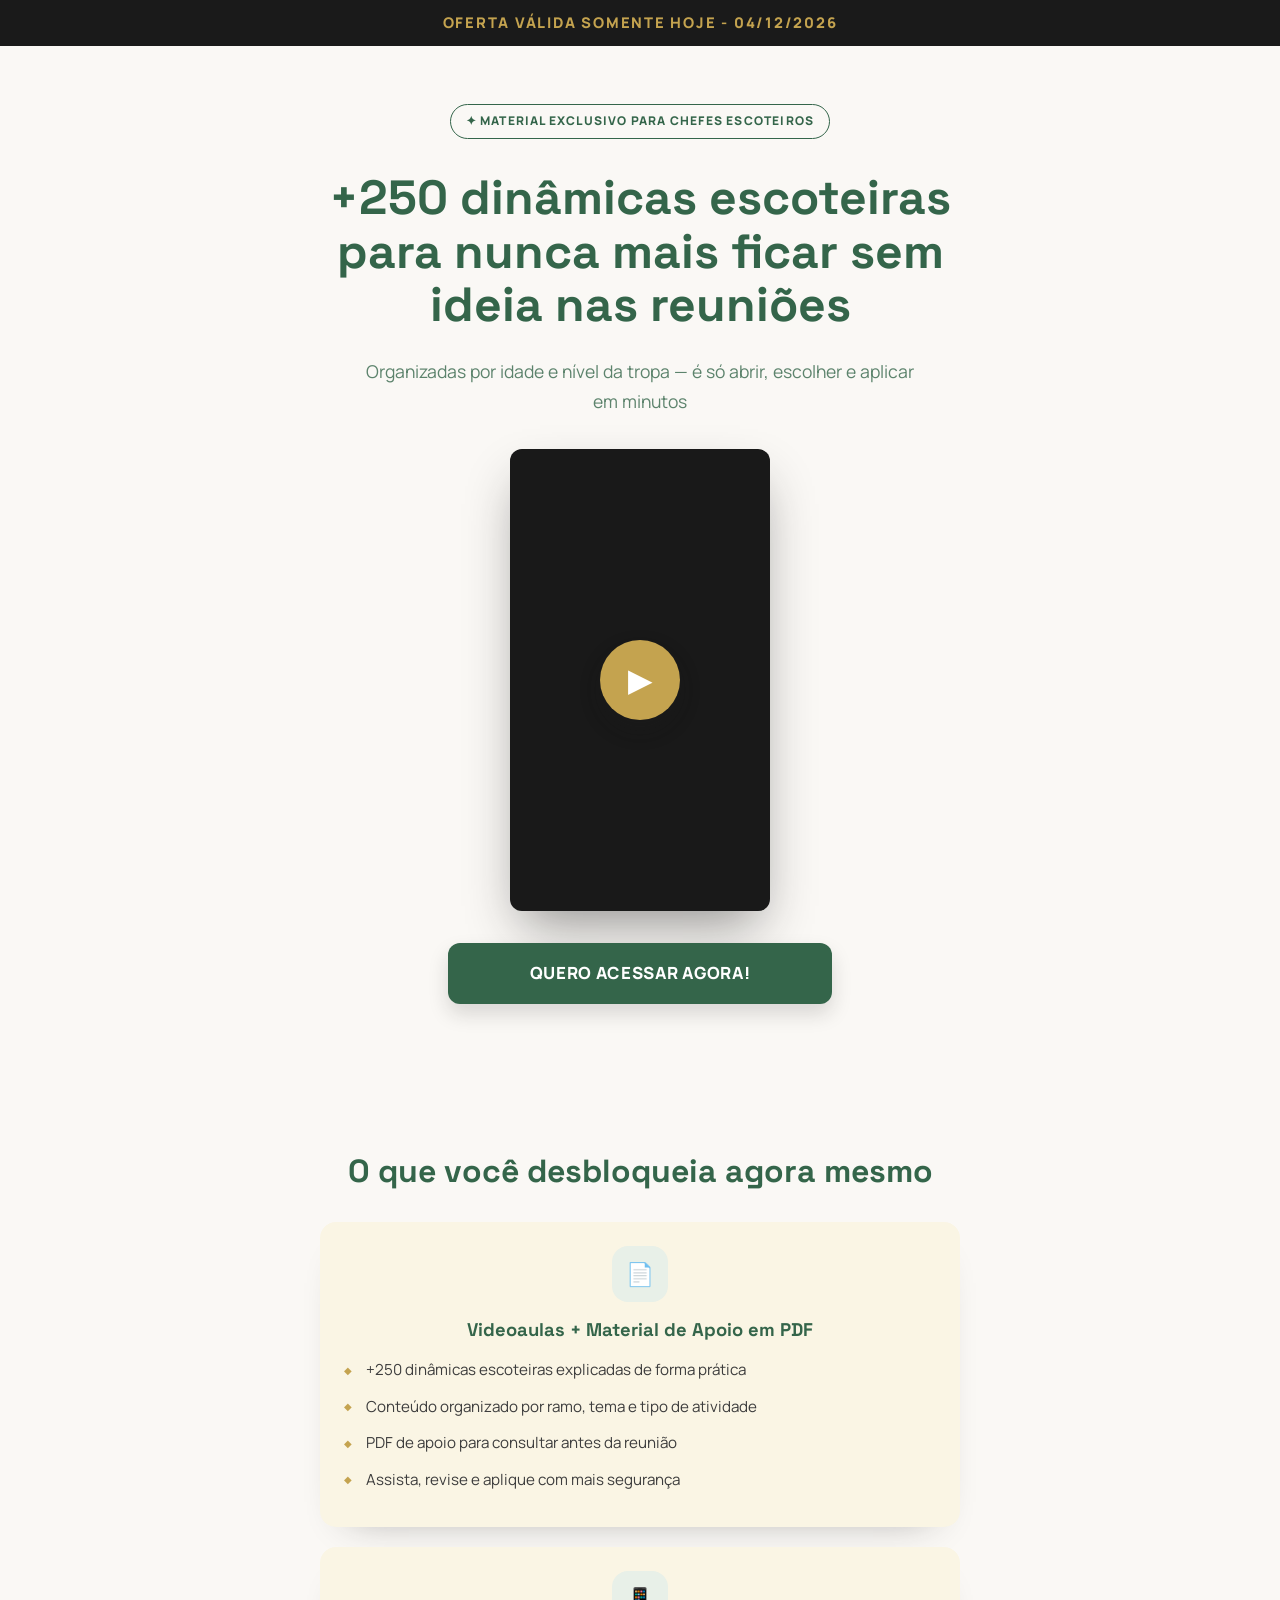
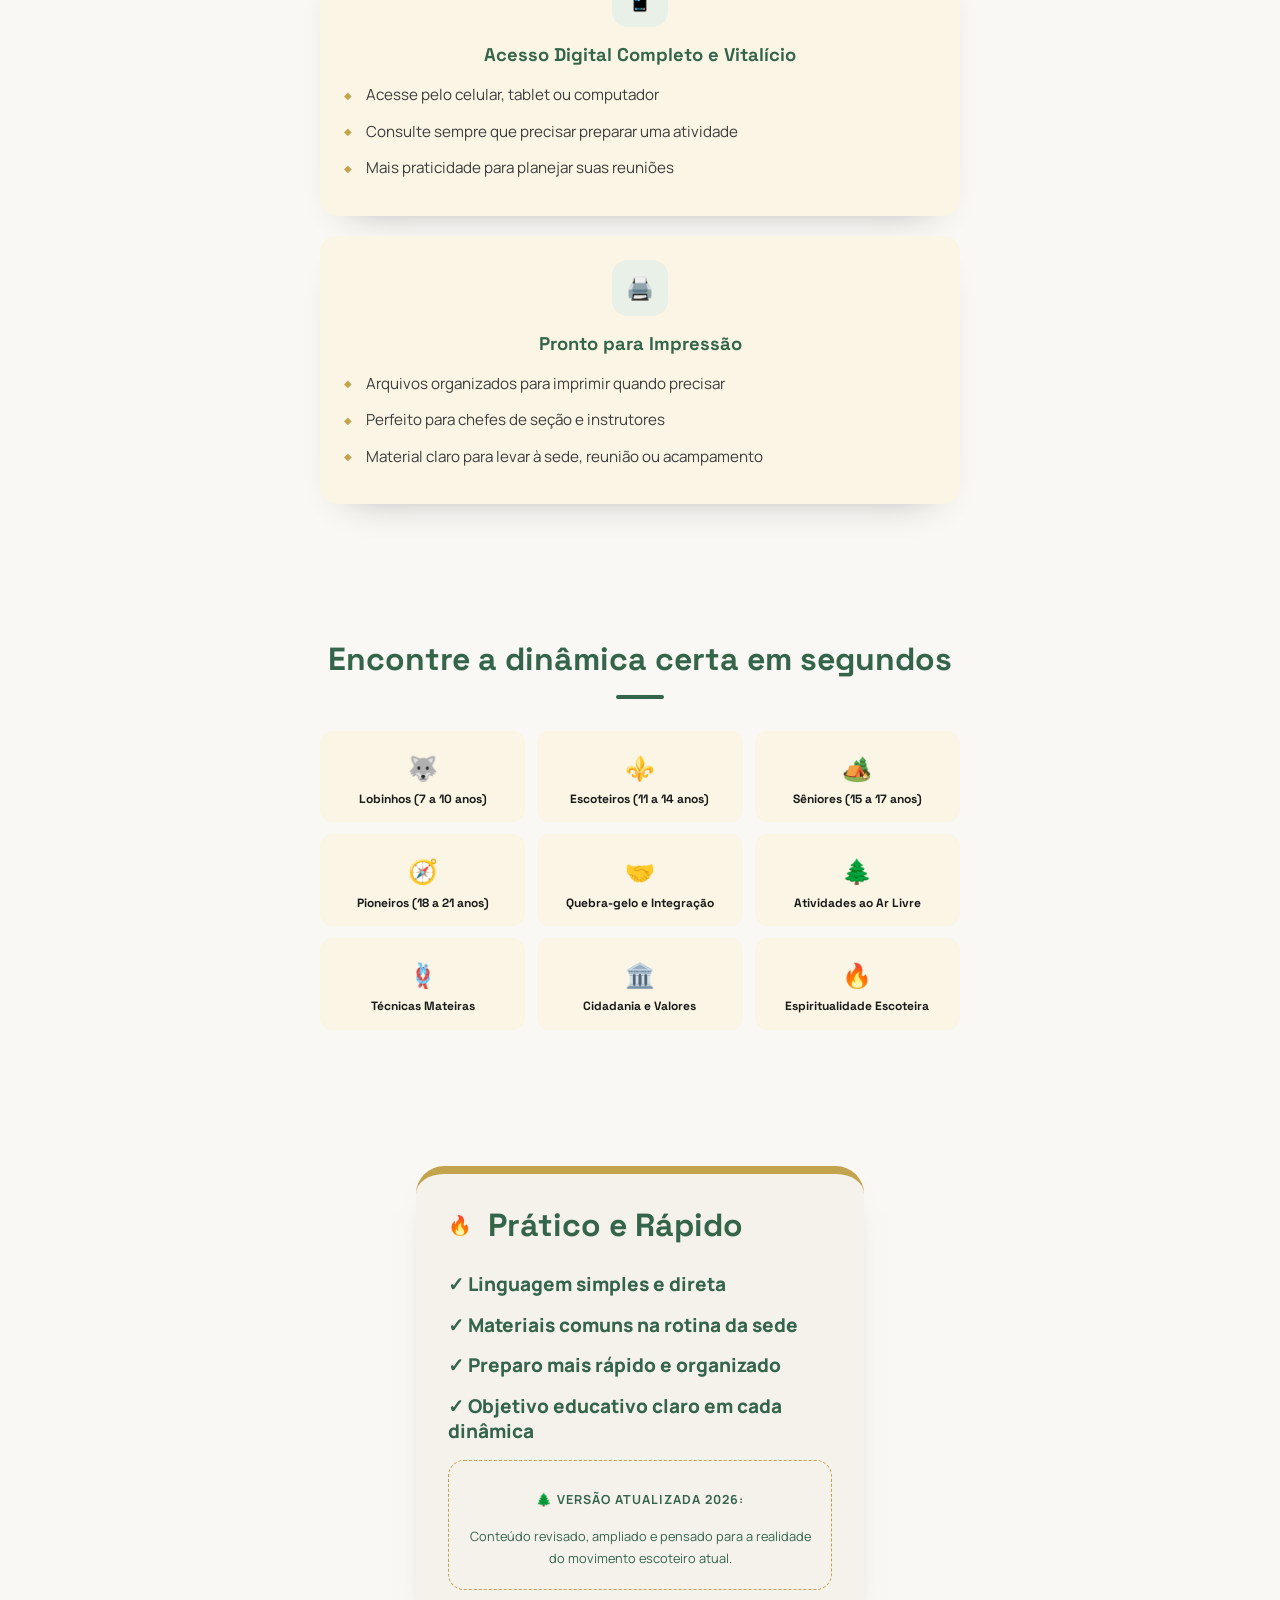
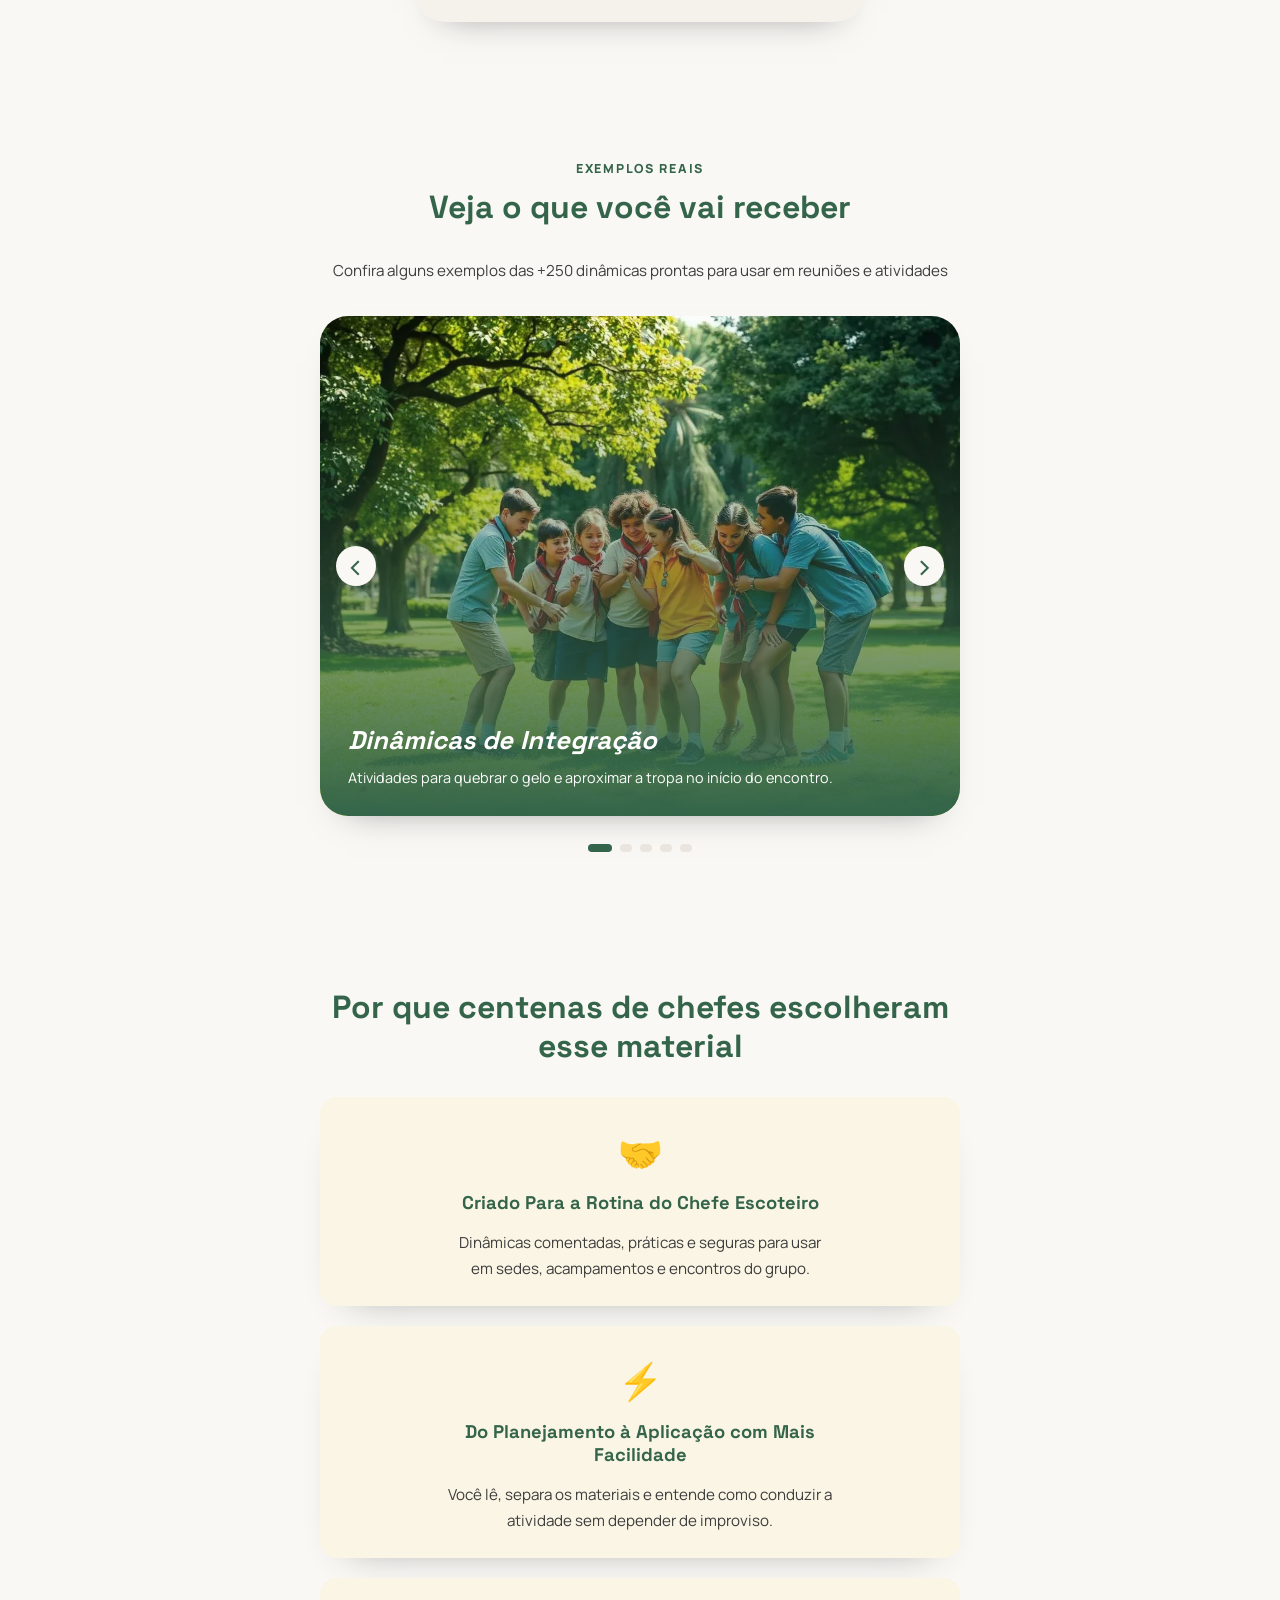
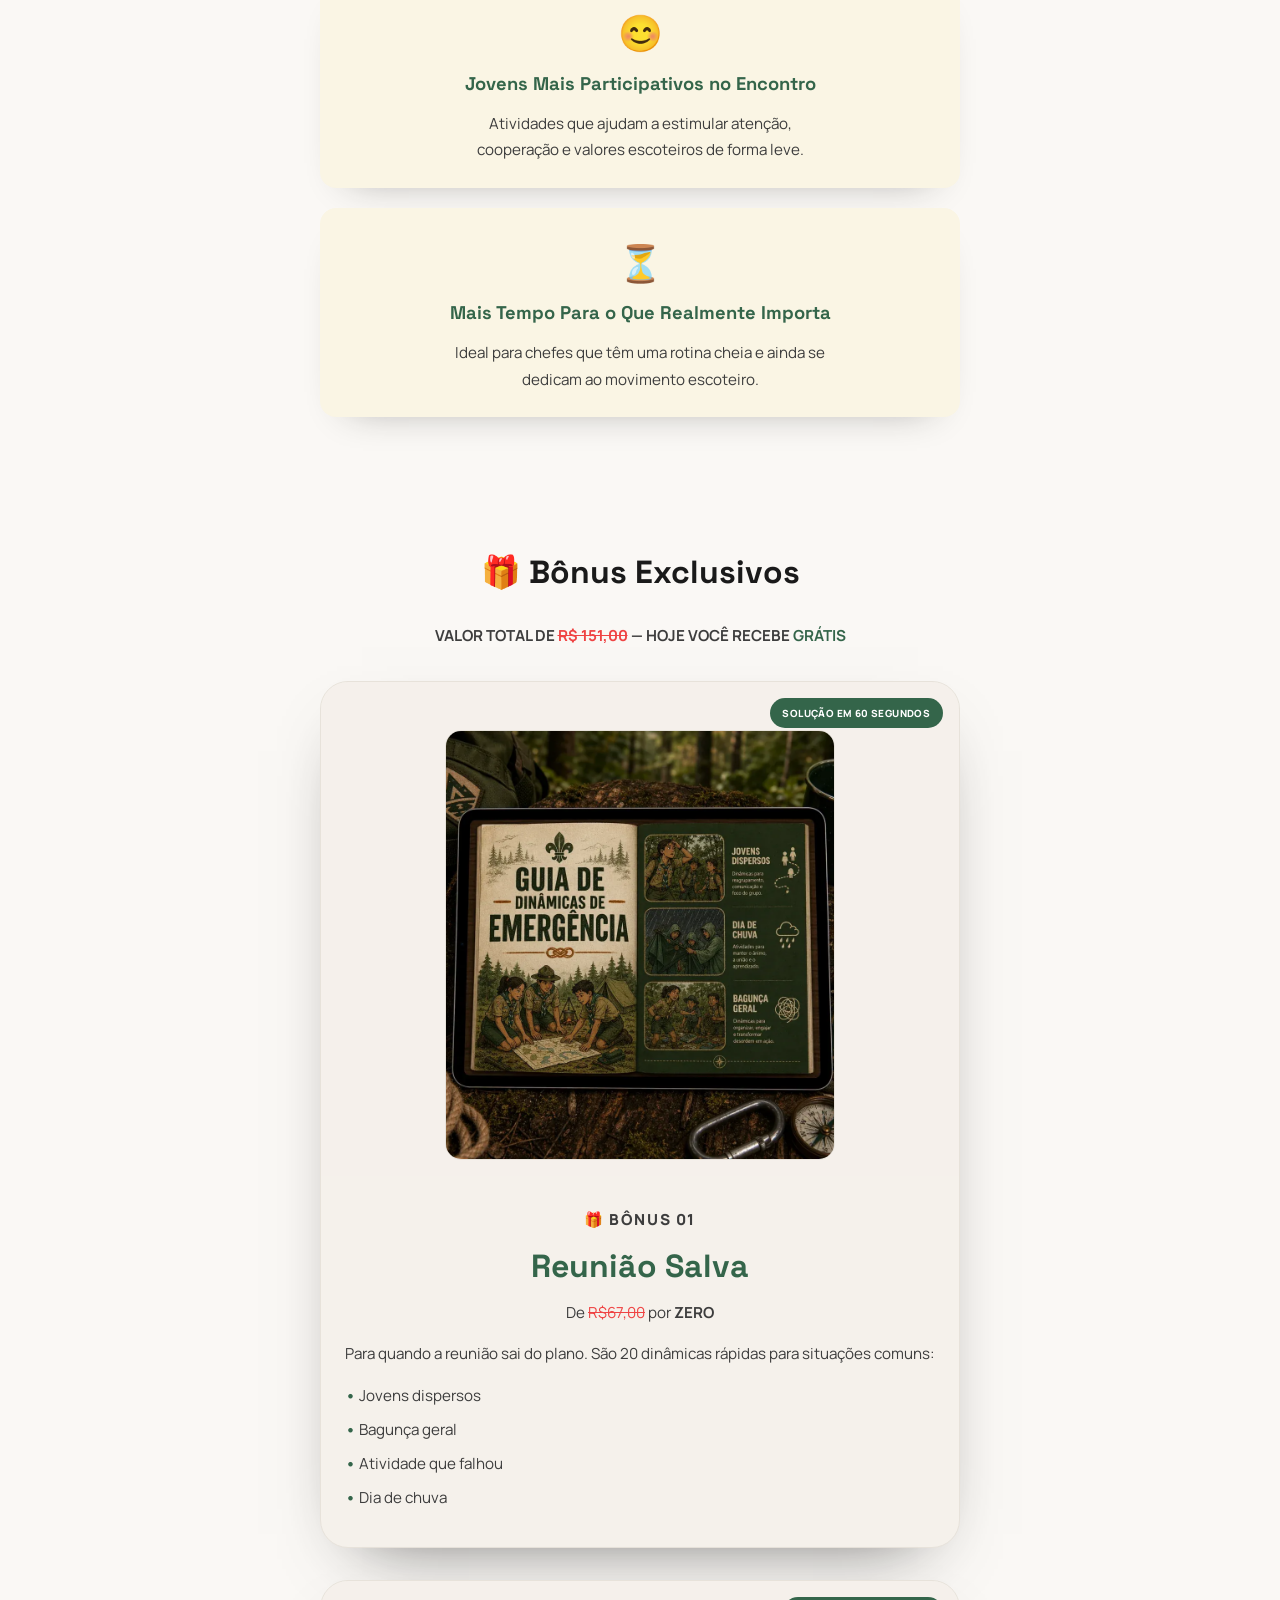
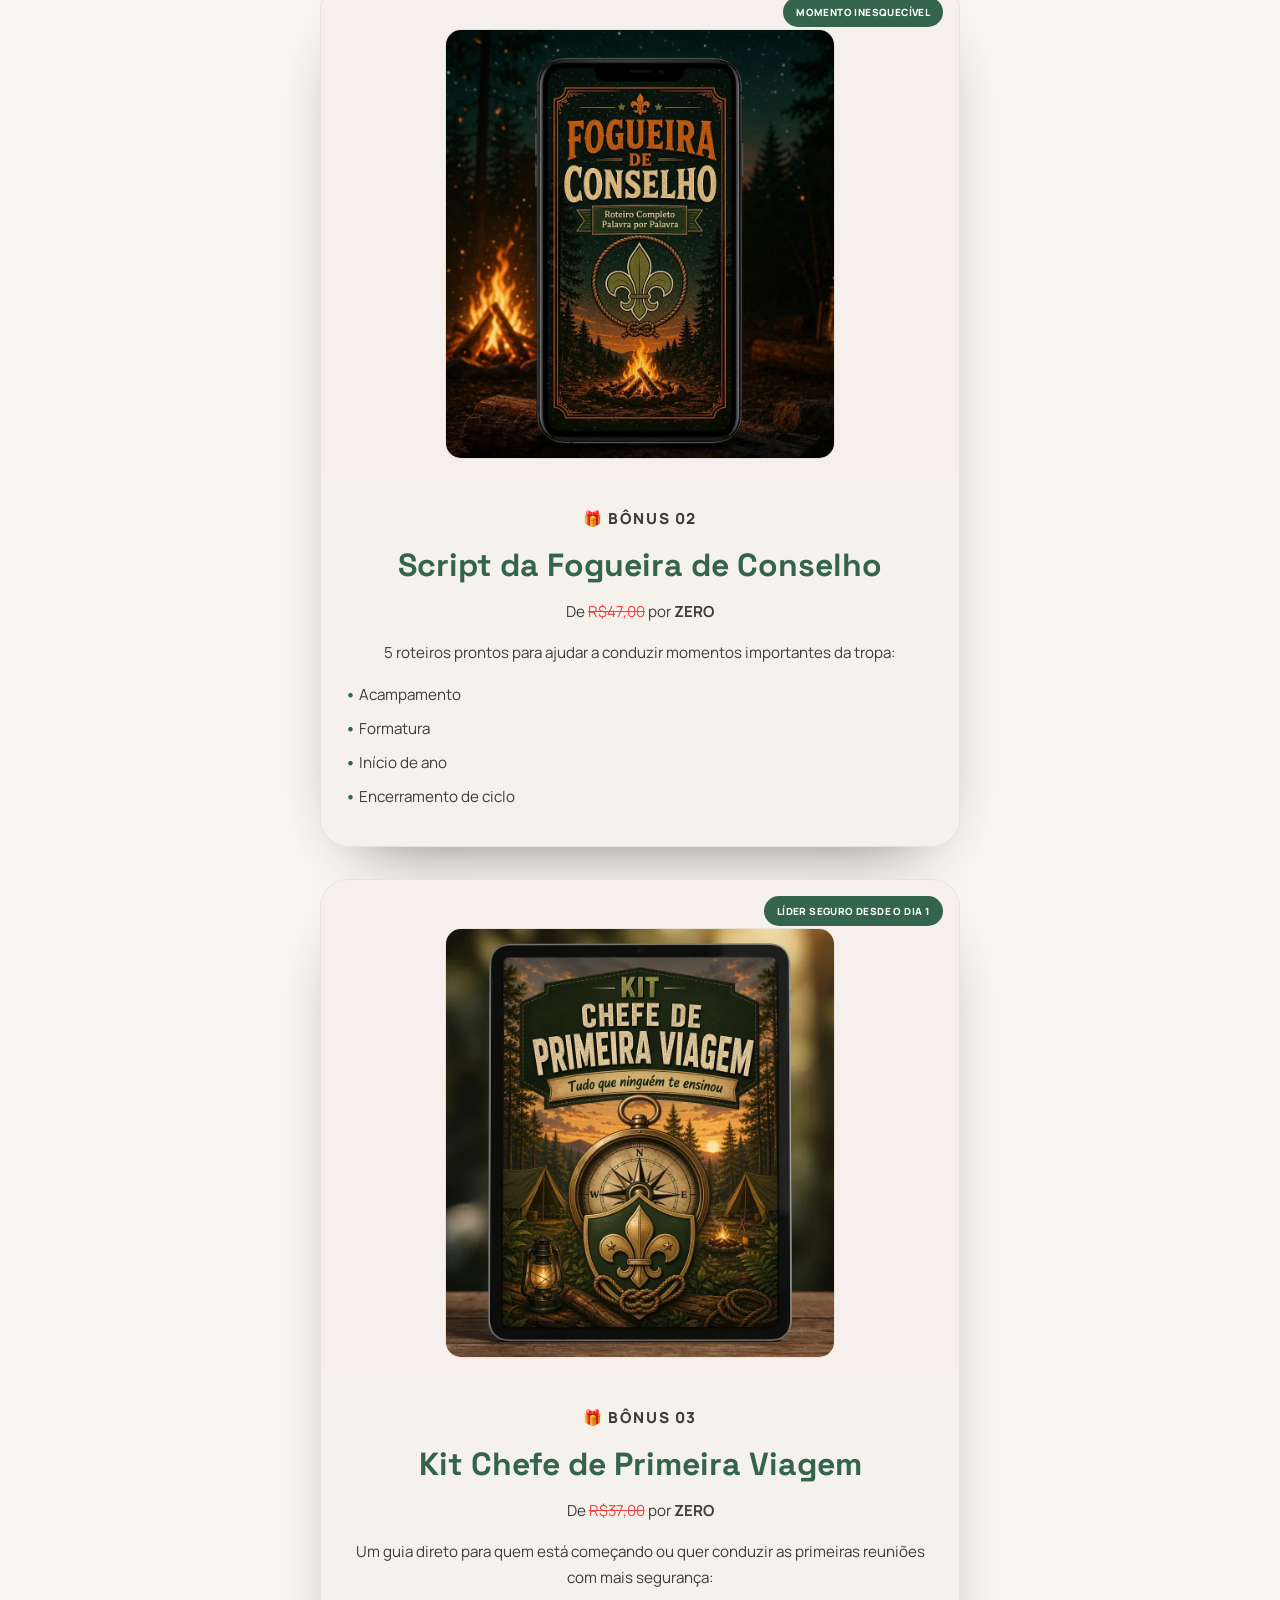
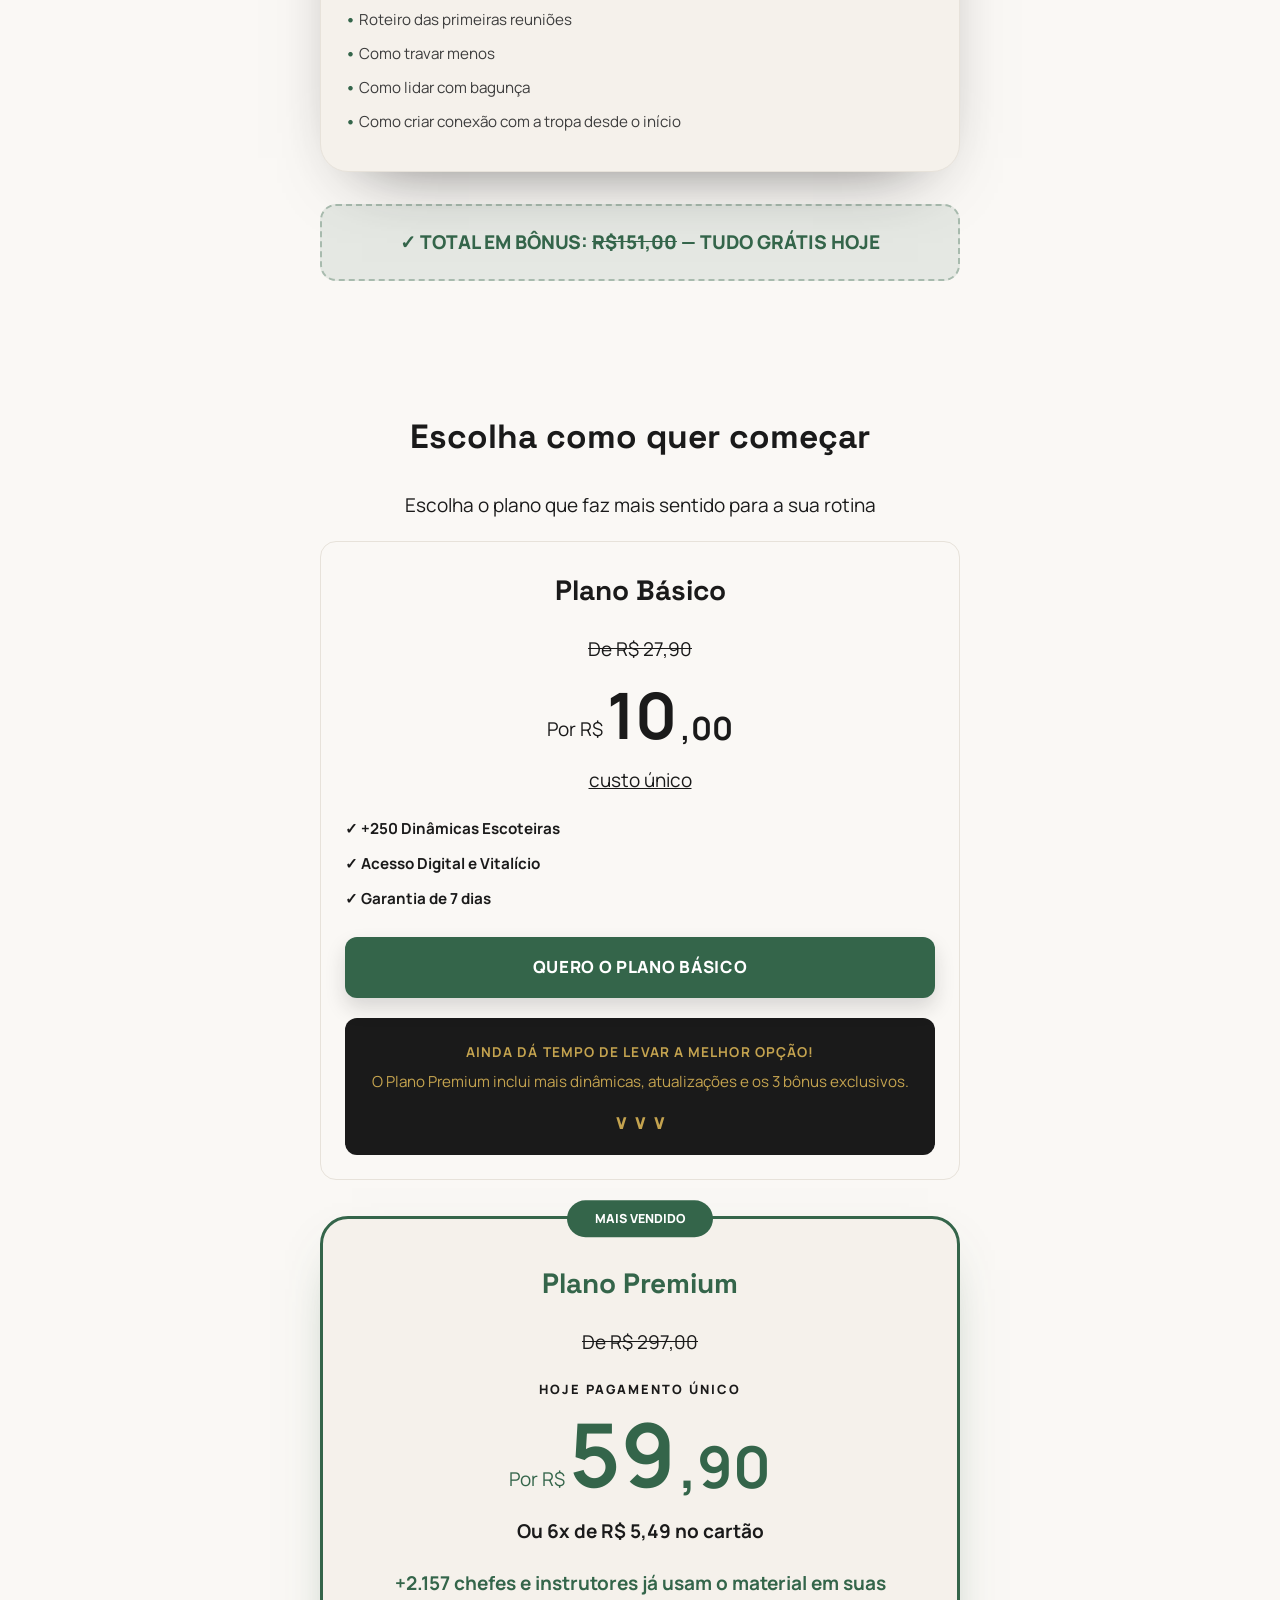
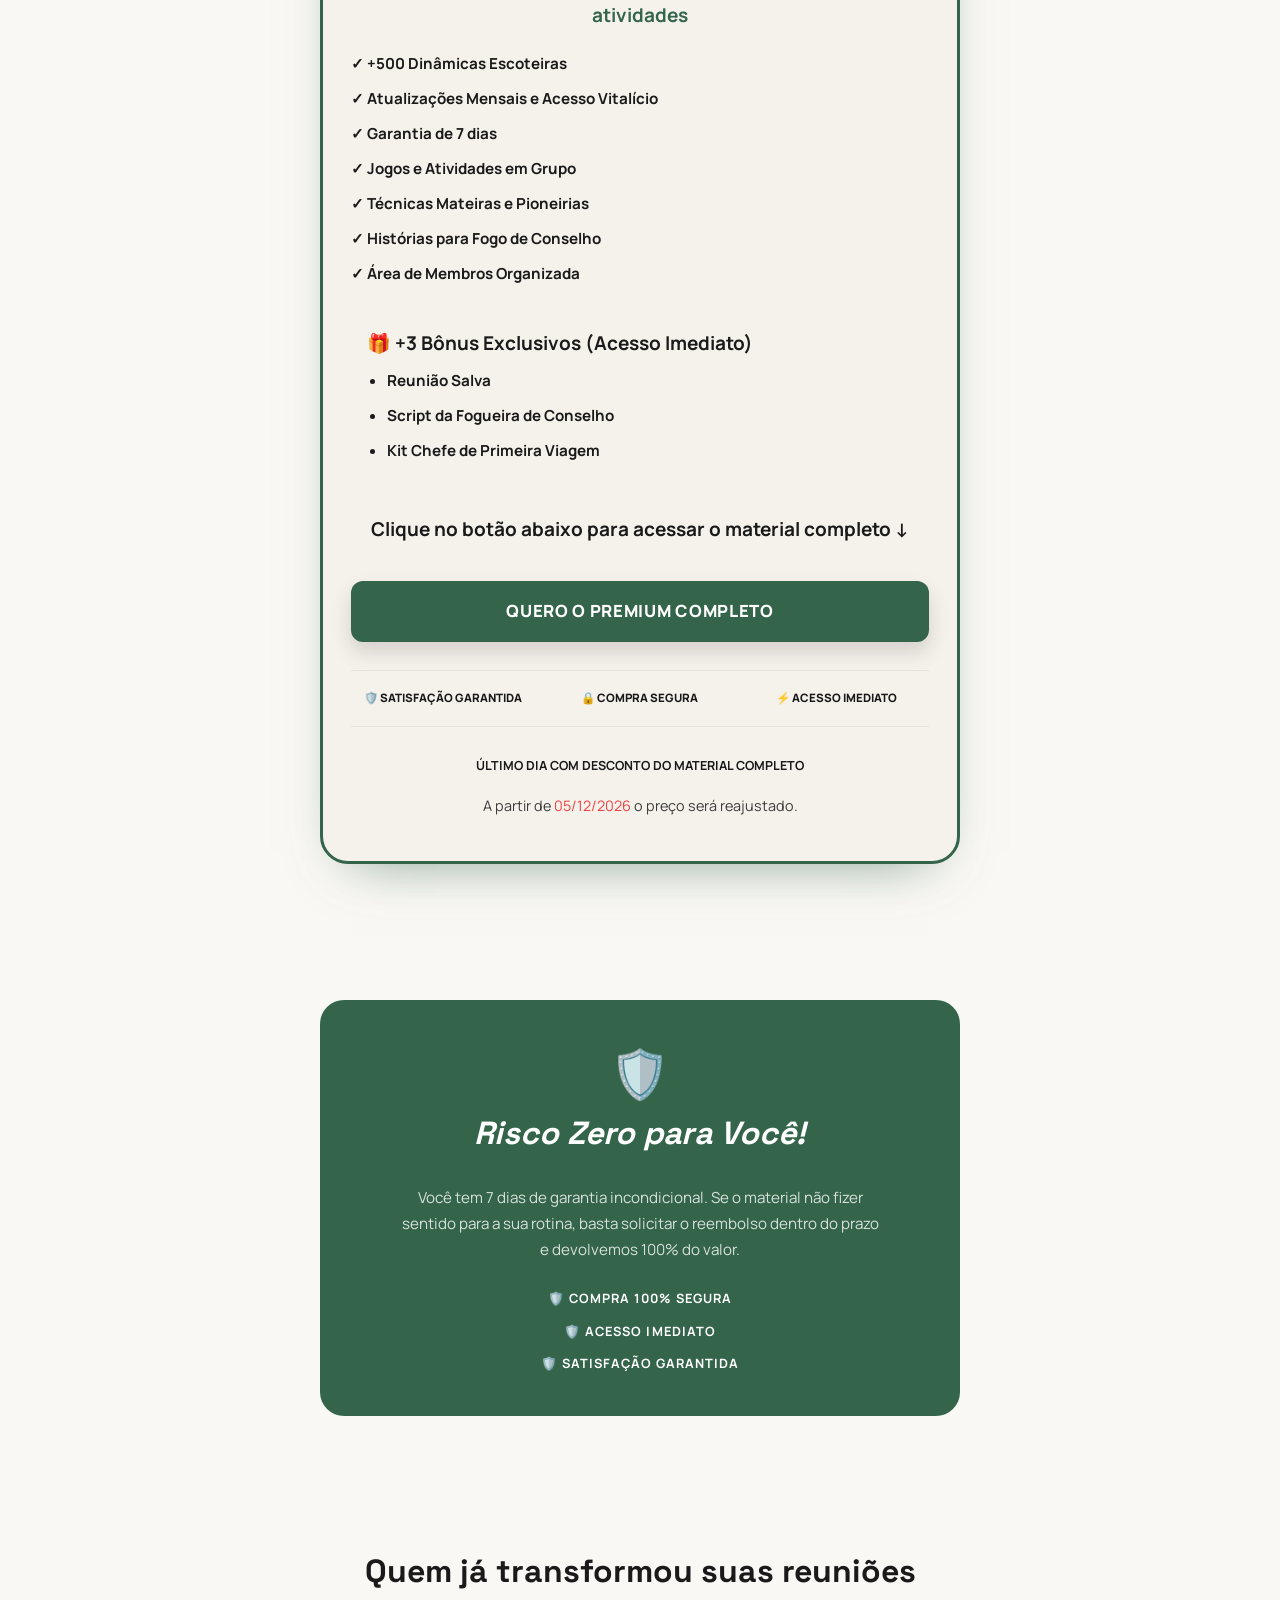
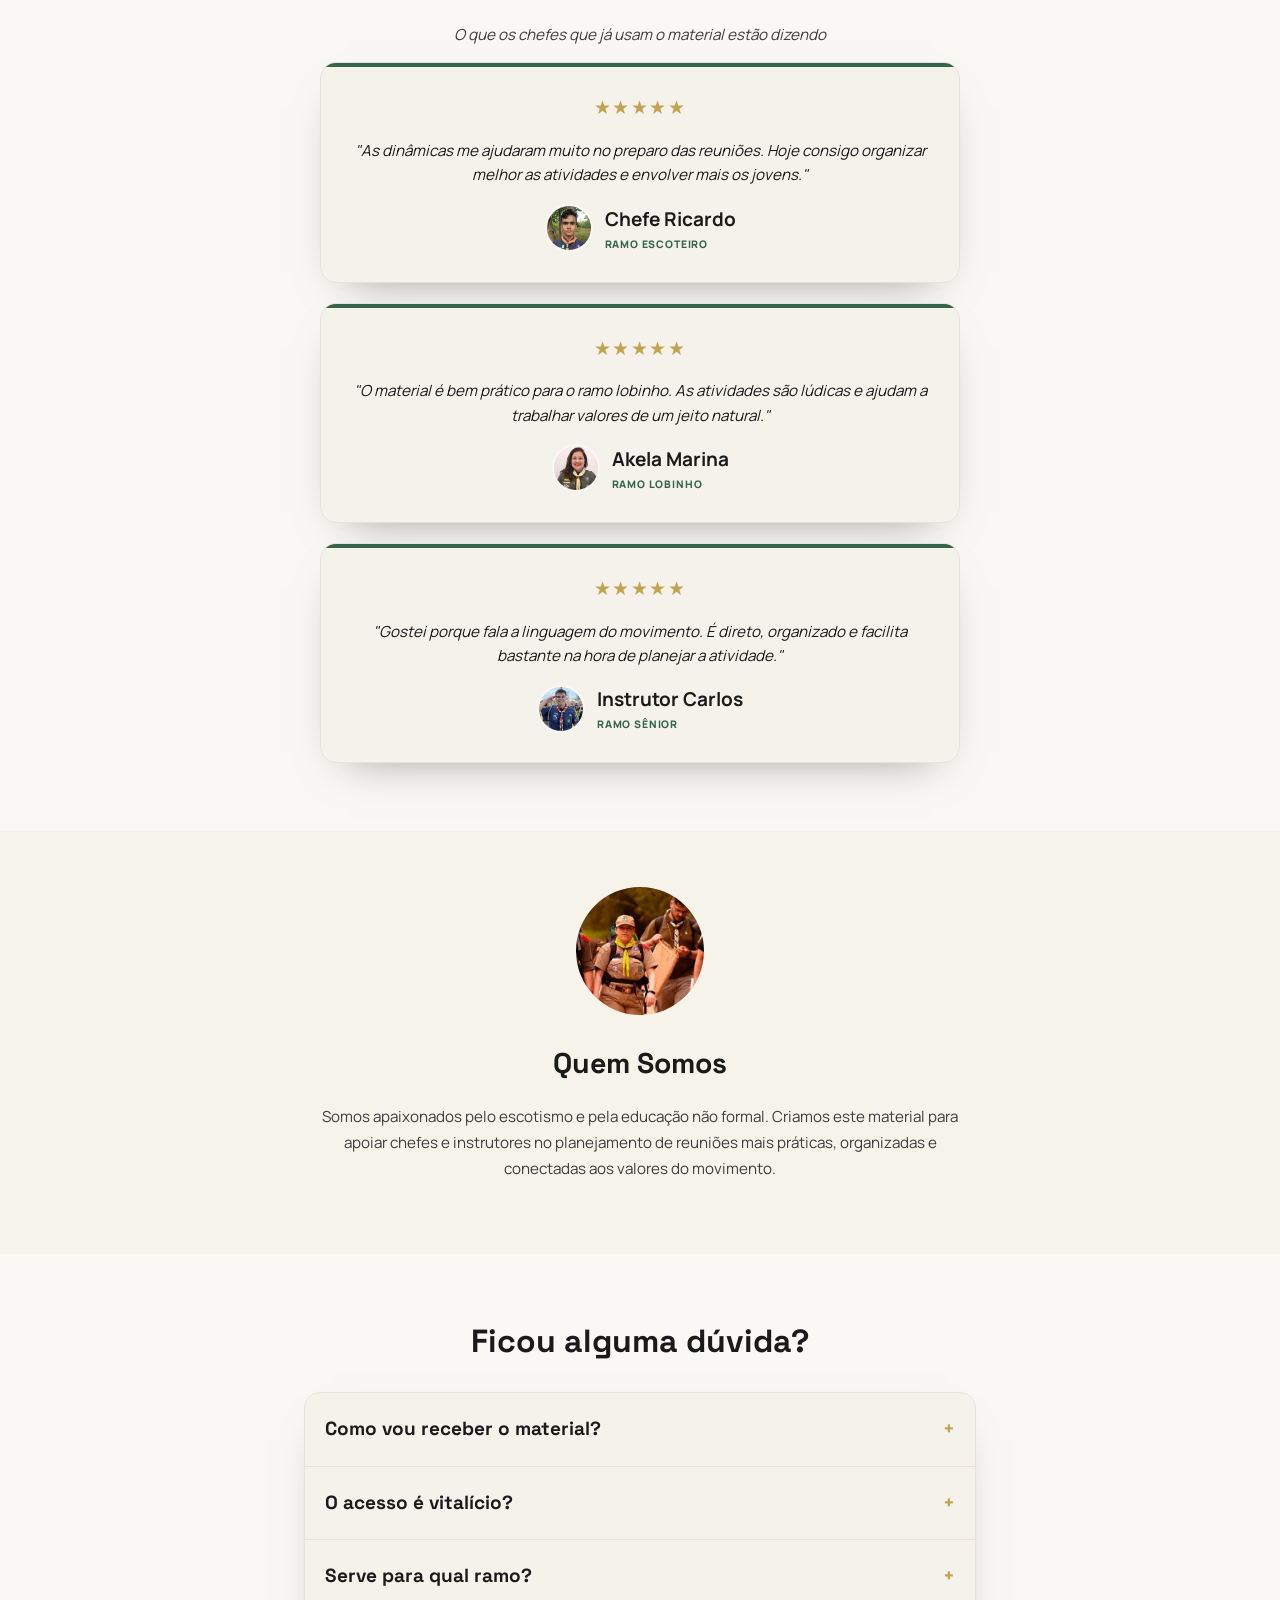
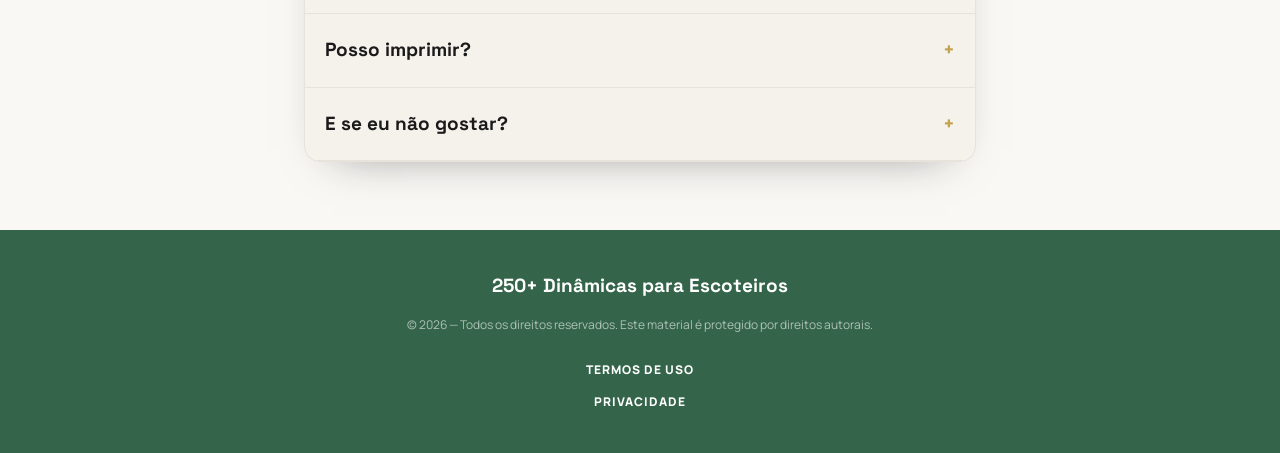
<file: index.html.html>
<!DOCTYPE html><html lang="pt-BR"><head>
    <meta charset="UTF-8">
    <meta name="viewport" content="width=device-width, initial-scale=1.0">
    <link rel="preconnect" href="https://fonts.googleapis.com">
    <link rel="preconnect" href="https://fonts.gstatic.com" crossorigin="">
    <link rel="stylesheet" href="https://fonts.googleapis.com/css2?family=Space+Grotesk:wght@400;500;600;700&family=Manrope:wght@400;500;600;700;800&display=swap">
    <link rel="stylesheet" href="css/style.css">
    <title>250+ Dinâmicas Escoteiras</title>
    <meta name="description" content="Mais de 250 dinâmicas escoteiras organizadas por idade e nível da tropa para aplicar em reuniões.">
    <meta property="og:title" content="250+ Dinâmicas Escoteiras">
    <meta property="og:description" content="Material prático para chefes escoteiros com dinâmicas, bônus e acesso vitalício.">
    <meta property="og:type" content="website">
    <meta name="twitter:card" content="summary_large_image">
  </head>
  
  
  
<script>
  window.pixelId = "69f2ceb077142229b08f01a9";
  var a = document.createElement("script");
  a.setAttribute("async", "");
  a.setAttribute("defer", "");
  a.setAttribute("src", "https://cdn.utmify.com.br/scripts/pixel/pixel.js");
  document.head.appendChild(a);
</script>
<script
  src="https://cdn.utmify.com.br/scripts/utms/latest.js"
  data-utmify-prevent-xcod-sck
  data-utmify-prevent-subids
  async
  defer
></script>

  <body>
    <div class="urgency-bar">OFERTA VÁLIDA SOMENTE HOJE - <span data-today=""></span></div>

    <main>
      <section class="hero">
        <div class="container container-narrow centered">
          <div class="pill">✦ MATERIAL EXCLUSIVO PARA CHEFES ESCOTEIROS</div>
          <h1>+250 dinâmicas escoteiras para nunca mais ficar sem ideia nas reuniões</h1>
          <p class="hero-subtitle">Organizadas por idade e nível da tropa — é só abrir, escolher e aplicar em minutos</p>

          <div class="video-shell">
            <div class="video-frame">
              <iframe id="miniVsl" src="https://player.vimeo.com/video/1185740733?badge=0&autopause=0&player_id=0&app_id=58479&dnt=1&controls=0&title=0&byline=0&portrait=0&playsinline=1&api=1" frameborder="0" allow="autoplay; fullscreen; picture-in-picture; clipboard-write; encrypted-media; web-share" allowfullscreen="" referrerpolicy="strict-origin-when-cross-origin" title="Escoteiros, mini-vsl"></iframe>
              <button class="video-overlay" type="button" aria-label="Iniciar vídeo">
                <span class="play-button">▶</span>
              </button>
            </div>
          </div>

          <a class="primary-cta" href="#planos">QUERO ACESSAR AGORA!</a>
        </div>
      </section>

      <section class="section container container-narrow">
        <h2>O que você desbloqueia agora mesmo</h2>
        <div class="stack">
          <article class="feature-card"><div class="icon-box">📄</div><h3>Videoaulas + Material de Apoio em PDF</h3><ul><li>+250 dinâmicas escoteiras explicadas de forma prática</li><li>Conteúdo organizado por ramo, tema e tipo de atividade</li><li>PDF de apoio para consultar antes da reunião</li><li>Assista, revise e aplique com mais segurança</li></ul></article>
          <article class="feature-card"><div class="icon-box">📱</div><h3>Acesso Digital Completo e Vitalício</h3><ul><li>Acesse pelo celular, tablet ou computador</li><li>Consulte sempre que precisar preparar uma atividade</li><li>Mais praticidade para planejar suas reuniões</li></ul></article>
          <article class="feature-card"><div class="icon-box">🖨️</div><h3>Pronto para Impressão</h3><ul><li>Arquivos organizados para imprimir quando precisar</li><li>Perfeito para chefes de seção e instrutores</li><li>Material claro para levar à sede, reunião ou acampamento</li></ul></article>
        </div>
      </section>

      <section class="section container container-narrow">
        <h2>Encontre a dinâmica certa em segundos</h2>
        <div class="title-line"></div>
        <div class="category-grid">
          <div><span>🐺</span><p>Lobinhos (7 a 10 anos)</p></div><div><span>⚜️</span><p>Escoteiros (11 a 14 anos)</p></div><div><span>🏕️</span><p>Sêniores (15 a 17 anos)</p></div>
          <div><span>🧭</span><p>Pioneiros (18 a 21 anos)</p></div><div><span>🤝</span><p>Quebra-gelo e Integração</p></div><div><span>🌲</span><p>Atividades ao Ar Livre</p></div>
          <div><span>🪢</span><p>Técnicas Mateiras</p></div><div><span>🏛️</span><p>Cidadania e Valores</p></div><div><span>🔥</span><p>Espiritualidade Escoteira</p></div>
        </div>
      </section>

      <section class="section practical-section">
        <div class="practical-card">
          <div class="practical-title"><span>🔥</span><h2>Prático e Rápido</h2></div>
          <div class="check-list"><p>✓ Linguagem simples e direta</p><p>✓ Materiais comuns na rotina da sede</p><p>✓ Preparo mais rápido e organizado</p><p>✓ Objetivo educativo claro em cada dinâmica</p></div>
          <div class="dashed-box"><strong>🌲 VERSÃO ATUALIZADA 2026:</strong><p>Conteúdo revisado, ampliado e pensado para a realidade do movimento escoteiro atual.</p></div>
        </div>
      </section>

      <section class="section container container-narrow centered">
        <span class="eyebrow">EXEMPLOS REAIS</span>
        <h2>Veja o que você vai receber</h2>
        <p class="muted">Confira alguns exemplos das +250 dinâmicas prontas para usar em reuniões e atividades</p>
        <div class="carousel" data-carousel="">
          <div class="carousel-track">
            <article><img src="images/examples-integracao.webp" alt="Dinâmicas de Integração" loading="lazy"><div><h3>Dinâmicas de Integração</h3><p>Atividades para quebrar o gelo e aproximar a tropa no início do encontro.</p></div></article>
            <article><img src="images/examples-estrategia.webp" alt="Jogos de Estratégia" loading="lazy"><div><h3>Jogos de Estratégia</h3><p>Jogos para estimular liderança, tomada de decisão e trabalho em equipe.</p></div></article>
            <article><img src="images/examples-mateiras.webp" alt="Técnicas Mateiras" loading="lazy"><div><h3>Técnicas Mateiras</h3><p>Atividades práticas para trabalhar habilidades ao ar livre com mais organização.</p></div></article>
            <article><img src="images/examples-fogo-conselho.webp" alt="Fogo de Conselho" loading="lazy"><div><h3>Fogo de Conselho</h3><p>Roteiros e ideias para momentos simbólicos, participativos e bem conduzidos.</p></div></article>
            <article><img src="images/examples-reflexao.webp" alt="Atividades de Reflexão" loading="lazy"><div><h3>Atividades de Reflexão</h3><p>Dinâmicas para trabalhar valores, propósito e aprendizado de forma leve.</p></div></article>
          </div>
          <button class="carousel-btn prev" type="button" aria-label="Exemplo anterior">‹</button>
          <button class="carousel-btn next" type="button" aria-label="Próximo exemplo">›</button>
        </div>
        <div class="carousel-dots"></div>
      </section>

      <section class="section container container-narrow">
        <h2>Por que centenas de chefes escolheram esse material</h2>
        <div class="stack benefits"><article><span>🤝</span><h3>Criado Para a Rotina do Chefe Escoteiro</h3><p>Dinâmicas comentadas, práticas e seguras para usar em sedes, acampamentos e encontros do grupo.</p></article><article><span>⚡</span><h3>Do Planejamento à Aplicação com Mais Facilidade</h3><p>Você lê, separa os materiais e entende como conduzir a atividade sem depender de improviso.</p></article><article><span>😊</span><h3>Jovens Mais Participativos no Encontro</h3><p>Atividades que ajudam a estimular atenção, cooperação e valores escoteiros de forma leve.</p></article><article><span>⏳</span><h3>Mais Tempo Para o Que Realmente Importa</h3><p>Ideal para chefes que têm uma rotina cheia e ainda se dedicam ao movimento escoteiro.</p></article></div>
      </section>

      <section class="section container bonus-container">
        <h2>🎁 <span>Bônus Exclusivos</span></h2>
        <p class="muted centered"><strong>VALOR TOTAL DE <span class="strike danger">R$ 151,00</span> — HOJE VOCÊ RECEBE <span class="primary-text">GRÁTIS</span></strong></p>
        <div class="stack bonus-stack">
          <article class="bonus-card"><div class="bonus-image"><span>SOLUÇÃO EM 60 SEGUNDOS</span><img src="images/reuniao-salva.webp" alt="Reunião Salva" loading="lazy"></div><div class="bonus-content"><p class="bonus-number">🎁 Bônus 01</p><h3>Reunião Salva</h3><p>De <span class="strike danger">R$67,00</span> por <strong>ZERO</strong></p><p>Para quando a reunião sai do plano. São 20 dinâmicas rápidas para situações comuns:</p><ul><li>Jovens dispersos</li><li>Bagunça geral</li><li>Atividade que falhou</li><li>Dia de chuva</li></ul></div></article>
          <article class="bonus-card"><div class="bonus-image"><span>MOMENTO INESQUECÍVEL</span><img src="images/fogueira-conselho.webp" alt="Script da Fogueira de Conselho" loading="lazy"></div><div class="bonus-content"><p class="bonus-number">🎁 Bônus 02</p><h3>Script da Fogueira de Conselho</h3><p>De <span class="strike danger">R$47,00</span> por <strong>ZERO</strong></p><p>5 roteiros prontos para ajudar a conduzir momentos importantes da tropa:</p><ul><li>Acampamento</li><li>Formatura</li><li>Início de ano</li><li>Encerramento de ciclo</li></ul></div></article>
          <article class="bonus-card"><div class="bonus-image"><span>LÍDER SEGURO DESDE O DIA 1</span><img src="images/kit-chefe.webp" alt="Kit Chefe de Primeira Viagem" loading="lazy"></div><div class="bonus-content"><p class="bonus-number">🎁 Bônus 03</p><h3>Kit Chefe de Primeira Viagem</h3><p>De <span class="strike danger">R$37,00</span> por <strong>ZERO</strong></p><p>Um guia direto para quem está começando ou quer conduzir as primeiras reuniões com mais segurança:</p><ul><li>Roteiro das primeiras reuniões</li><li>Como travar menos</li><li>Como lidar com bagunça</li><li>Como criar conexão com a tropa desde o início</li></ul></div></article>
        </div>
        <div class="bonus-total">✓ TOTAL EM BÔNUS: <span class="strike">R$151,00</span> — TUDO GRÁTIS HOJE</div>
      </section>

      <section id="planos" class="section container container-narrow pricing">
        <h2>Escolha como quer começar</h2>
        <p class="centered">Escolha o plano que faz mais sentido para a sua rotina</p>
        <div class="stack">
          <article class="plan basic"><h3>Plano Básico</h3><p class="strike">De R$ 27,90</p><div class="price"><span>Por R$</span><strong>10</strong><b>,00</b></div><p><u>custo único</u></p><ul><li>✓ +250 Dinâmicas Escoteiras</li><li>✓ Acesso Digital e Vitalício</li><li>✓ Garantia de 7 dias</li></ul><button class="primary-cta" data-open-offer="" type="button">QUERO O PLANO BÁSICO</button><div class="upgrade-box"><strong>AINDA DÁ TEMPO DE LEVAR A MELHOR OPÇÃO!</strong><p>O Plano Premium inclui mais dinâmicas, atualizações e os 3 bônus exclusivos.</p><div><span>∨</span><span>∨</span><span>∨</span></div></div></article>
          <article class="plan premium"><div class="badge">Mais Vendido</div><h3>Plano Premium</h3><p class="strike">De R$ 297,00</p><p class="tiny">Hoje pagamento único</p><div class="price premium-price"><span>Por R$</span><strong>59</strong><b>,90</b></div><p><strong>Ou 6x de R$ 5,49 no cartão</strong></p><p class="primary-text"><strong>+2.157 chefes e instrutores já usam o material em suas atividades</strong></p><ul><li>✓ +500 Dinâmicas Escoteiras</li><li>✓ Atualizações Mensais e Acesso Vitalício</li><li>✓ Garantia de 7 dias</li><li>✓ Jogos e Atividades em Grupo</li><li>✓ Técnicas Mateiras e Pioneirias</li><li>✓ Histórias para Fogo de Conselho</li><li>✓ Área de Membros Organizada</li></ul><div class="premium-bonus"><strong>🎁 +3 Bônus Exclusivos (Acesso Imediato)</strong><ul><li>Reunião Salva</li><li>Script da Fogueira de Conselho</li><li>Kit Chefe de Primeira Viagem</li></ul></div><p><strong>Clique no botão abaixo para acessar o material completo ↓</strong></p><a class="primary-cta attention" href="https://app.bancobabylon.com/payment/checkout/5e56c903-4a3f-483b-9d43-856dd528fbd3">QUERO O PREMIUM COMPLETO</a><div class="secure-row"><span>🛡️ Satisfação Garantida</span><span>🔒 Compra Segura</span><span>⚡ Acesso Imediato</span></div><div class="deadline"><strong>ÚLTIMO DIA COM DESCONTO DO MATERIAL COMPLETO</strong><p>A partir de <span data-tomorrow="" class="danger"></span> o preço será reajustado.</p></div></article>
        </div>
      </section>

      <section class="section container container-narrow"><div class="guarantee"><div>🛡️</div><h2>Risco Zero para Você!</h2><p>Você tem 7 dias de garantia incondicional. Se o material não fizer sentido para a sua rotina, basta solicitar o reembolso dentro do prazo e devolvemos 100% do valor.</p><strong>🛡️ COMPRA 100% SEGURA</strong><strong>🛡️ ACESSO IMEDIATO</strong><strong>🛡️ SATISFAÇÃO GARANTIDA</strong></div></section>

      <section class="section container container-narrow testimonials"><h2>Quem já transformou suas reuniões</h2><p class="muted centered">O que os chefes que já usam o material estão dizendo</p><div class="stack"><article><div class="stars">★★★★★</div><p>"As dinâmicas me ajudaram muito no preparo das reuniões. Hoje consigo organizar melhor as atividades e envolver mais os jovens."</p><div><img src="images/chefe-ricardo.webp" alt="Chefe Ricardo" loading="lazy"><span><strong>Chefe Ricardo</strong><small>RAMO ESCOTEIRO</small></span></div></article><article><div class="stars">★★★★★</div><p>"O material é bem prático para o ramo lobinho. As atividades são lúdicas e ajudam a trabalhar valores de um jeito natural."</p><div><img src="images/akela-marina.webp" alt="Akela Marina" loading="lazy"><span><strong>Akela Marina</strong><small>RAMO LOBINHO</small></span></div></article><article><div class="stars">★★★★★</div><p>"Gostei porque fala a linguagem do movimento. É direto, organizado e facilita bastante na hora de planejar a atividade."</p><div><img src="images/instrutor-carlos.webp" alt="Instrutor Carlos" loading="lazy"><span><strong>Instrutor Carlos</strong><small>RAMO SÊNIOR</small></span></div></article></div></section>

      <section class="about"><div class="container container-narrow centered"><img src="images/criador.webp" alt="Criador do material" loading="lazy"><h2>Quem Somos</h2><p>Somos apaixonados pelo escotismo e pela educação não formal. Criamos este material para apoiar chefes e instrutores no planejamento de reuniões mais práticas, organizadas e conectadas aos valores do movimento.</p></div></section>

      <section class="section faq-section"><div class="container container-narrow"><h2>Ficou alguma dúvida?</h2><div class="faq"><button type="button">Como vou receber o material?</button><div>Após a confirmação do pagamento, você recebe por e-mail as instruções para acessar o material.</div><button type="button">O acesso é vitalício?</button><div>Sim! Uma vez adquirido, o material é seu para sempre, incluindo todas as atualizações futuras.</div><button type="button">Serve para qual ramo?</button><div>O material inclui dinâmicas para Lobinhos, Escoteiros, Seniores e Pioneiros, além de categorias por tema e tipo de atividade.</div><button type="button">Posso imprimir?</button><div>Sim. O material em PDF foi organizado para facilitar a consulta e a impressão quando você precisar levar para a reunião.</div><button type="button">E se eu não gostar?</button><div>Você tem 7 dias de garantia incondicional. Se o material não fizer sentido para você, é só solicitar o reembolso dentro do prazo.</div></div></div></section>
    </main>

    <footer><p>250+ Dinâmicas para Escoteiros</p><small>© 2026 — Todos os direitos reservados. Este material é protegido por direitos autorais.</small><nav><a href="#">TERMOS DE USO</a><a href="#">PRIVACIDADE</a></nav></footer>

    <div class="modal" data-offer-modal="" aria-hidden="true"><div class="modal-card"><div class="modal-head"><button type="button" data-close-offer="" aria-label="Fechar">×</button><p>Oferta especial antes de continuar</p><h2>Leve o Premium completo por R$ 39,90</h2><p>Por pouco mais que o Básico, você desbloqueia mais dinâmicas, atualizações e os 3 bônus exclusivos.</p></div><div class="modal-body"><div class="modal-price"><span>R$</span><strong>39</strong><b>,90</b></div><ul><li>✓ +500 dinâmicas escoteiras</li><li>✓ Acesso vitalício ao material</li><li>✓ 3 bônus exclusivos incluídos</li></ul><a class="primary-cta" href="https://app.bancobabylon.com/payment/checkout/8acc9451-116a-489e-a2f3-5aea67949fbe">QUERO O PREMIUM POR R$ 39,90</a><a class="basic-link" href="https://app.bancobabylon.com/payment/checkout/6270618e-30ea-4e41-ab88-b880053492df">Continuar com o Plano Básico</a></div></div></div>
    <div class="social-proof"><div>🛒</div><span><strong></strong><small></small></span></div>
    <script src="js/script.js"></script>
  

</body></html>
</file>
<file: css/style.css>
:root{--background:40 33% 97%;--foreground:0 0% 10%;--card:36 33% 94%;--primary:147 32% 30%;--primary-foreground:0 0% 100%;--secondary:36 33% 94%;--muted:36 20% 90%;--muted-foreground:0 0% 24%;--accent:43 50% 54%;--destructive:0 84% 60%;--border:36 20% 88%;--radius:.5rem}*{box-sizing:border-box}html{scroll-behavior:smooth}body{margin:0;background:hsl(var(--background));color:hsl(var(--foreground));font-family:Manrope,sans-serif;font-size:18px;line-height:1.72;text-rendering:optimizeLegibility}a{color:inherit;text-decoration:none}img{max-width:100%;display:block}button{font:inherit}.container{width:min(100% - 2rem,42rem);margin-inline:auto}.container-narrow{max-width:42rem}.centered{text-align:center}.urgency-bar{width:100%;background:hsl(var(--foreground));color:hsl(var(--accent));padding:.65rem 1rem;text-align:center;font-size:.92rem;font-weight:800;letter-spacing:.12em;text-transform:uppercase}.hero{padding:2rem 1rem 3rem;background:hsl(var(--background))}.pill{display:inline-flex;align-items:center;gap:.5rem;border:1px solid hsl(var(--primary));color:hsl(var(--primary));border-radius:999px;padding:.38rem .9rem;margin-bottom:2rem;font-size:.75rem;font-weight:800;letter-spacing:.1em;text-transform:uppercase;white-space:nowrap}.hero h1,h1{margin:0 0 1.5rem;font-family:'Space Grotesk',sans-serif;color:hsl(var(--primary));font-size:clamp(2rem,4.5vw,3rem);font-weight:800;line-height:1.12}.hero-subtitle{margin:0 auto 2rem;max-width:36rem;color:hsl(var(--primary)/.8);font-size:1rem}.video-shell{width:100%;max-width:260px;margin:0 auto 2rem;overflow:hidden;border-radius:.75rem;background:hsl(var(--foreground));box-shadow:0 25px 50px -12px hsl(var(--foreground)/.45)}.video-frame{position:relative;aspect-ratio:9/16}.video-frame iframe{position:absolute;inset:0;width:100%;height:100%;border:0}.video-overlay{position:absolute;inset:0;z-index:2;display:flex;align-items:center;justify-content:center;border:0;background:hsl(var(--foreground)/.1);cursor:pointer;transition:background .2s ease}.video-overlay:hover{background:hsl(var(--foreground)/.2)}.video-overlay.playing{background:transparent}.video-overlay.playing .play-button{opacity:0;transform:scale(.9)}.play-button{display:flex;align-items:center;justify-content:center;width:5rem;height:5rem;border-radius:50%;background:hsl(var(--accent));color:hsl(var(--accent-foreground,0 0% 100%));font-size:2rem;box-shadow:0 10px 20px hsl(var(--foreground)/.25);transition:.2s}.primary-cta{display:inline-block;width:100%;max-width:24rem;border:0;border-radius:.75rem;background:hsl(var(--primary));color:hsl(var(--primary-foreground));padding:1rem 1.5rem;text-align:center;font-size:1.05rem;font-weight:800;letter-spacing:.04em;text-transform:uppercase;box-shadow:0 10px 20px hsl(var(--foreground)/.15);cursor:pointer;transition:opacity .2s}.primary-cta:hover{opacity:.9}.section{padding:3.5rem 1rem}.section h2{margin:0 0 2rem;text-align:center;font-family:'Space Grotesk',sans-serif;color:hsl(var(--primary));font-size:clamp(1.5rem,3.6vw,2rem);font-weight:800;line-height:1.2}.stack{display:grid;gap:1.25rem}.feature-card,.benefits article{border-radius:1rem;background:#faf5e4;padding:1.5rem;text-align:center;box-shadow:0 18px 38px -30px hsl(var(--foreground)/.45)}.icon-box{display:flex;align-items:center;justify-content:center;width:3.5rem;height:3.5rem;margin:0 auto 1rem;border-radius:1rem;background:#e8f0e8;font-size:1.4rem}.feature-card h3,.benefits h3{margin:.5rem auto 1rem;max-width:24rem;font-family:'Space Grotesk',sans-serif;color:hsl(var(--primary));font-size:1.15rem;line-height:1.25}.feature-card ul,.bonus-content ul,.plan ul{margin:0 auto;padding:0;list-style:none;text-align:left;color:hsl(var(--muted-foreground));font-size:.95rem}.feature-card li{display:grid;grid-template-columns:10px 1fr;gap:.75rem;margin:.65rem 0}.feature-card li:before{content:'◆';color:hsl(var(--accent));font-size:.6rem;margin-top:.35rem}.title-line{width:3rem;height:.25rem;border-radius:999px;background:hsl(var(--primary));margin:-1rem auto 2rem}.category-grid{display:grid;grid-template-columns:repeat(3,1fr);gap:.75rem}.category-grid div{border-radius:.75rem;background:#faf5e4;padding:1rem .5rem;text-align:center}.category-grid span{display:block;margin-bottom:.25rem;font-size:1.5rem}.category-grid p{margin:0;font-family:'Space Grotesk',sans-serif;font-size:.75rem;font-weight:800;line-height:1.2}.practical-card{width:min(100% - 2rem,28rem);margin:auto;border-top:8px solid hsl(var(--accent));border-radius:1.75rem;background:hsl(var(--card));padding:2rem;box-shadow:0 18px 35px -28px hsl(var(--foreground)/.55)}.practical-title{display:flex;align-items:center;gap:1rem;margin-bottom:1.75rem}.practical-title h2{margin:0;text-align:left}.check-list p{margin:0 0 1rem;color:hsl(var(--primary));font-weight:800;line-height:1.3}.dashed-box{border:1px dashed hsl(var(--accent));border-radius:1rem;background:hsl(var(--secondary));padding:1.25rem;text-align:center;color:hsl(var(--primary))}.dashed-box strong{font-size:.78rem;letter-spacing:.08em}.dashed-box p{font-size:.8rem;margin:.75rem 0 0}.eyebrow{display:block;margin-bottom:.5rem;color:hsl(var(--primary));font-size:.78rem;font-weight:800;letter-spacing:.14em}.muted{color:hsl(var(--muted-foreground));font-size:.95rem}.carousel{position:relative;margin-top:2rem;overflow:hidden;border-radius:1.75rem;box-shadow:0 18px 35px -28px hsl(var(--foreground)/.55)}.carousel-track{display:flex;transition:transform .7s ease}.carousel article{position:relative;min-width:100%;aspect-ratio:1.28/1;overflow:hidden}.carousel img{width:100%;height:100%;object-fit:cover}.carousel article:after{content:'';position:absolute;inset:0;background:linear-gradient(to top,hsl(var(--primary)),hsl(var(--primary)/.45),transparent)}.carousel article div{position:absolute;inset:auto 0 0;z-index:1;padding:1.75rem;text-align:left;color:hsl(var(--primary-foreground))}.carousel h3{margin:0;font-family:'Space Grotesk',sans-serif;font-size:1.6rem;font-style:italic;line-height:1.1}.carousel p{margin:.75rem 0 0;font-size:.9rem;line-height:1.5}.carousel-btn{position:absolute;top:50%;z-index:2;display:grid;place-items:center;width:2.5rem;height:2.5rem;border:0;border-radius:50%;background:hsl(var(--background));color:hsl(var(--primary));box-shadow:0 4px 10px hsl(var(--foreground)/.2);font-size:2rem;line-height:1;transform:translateY(-50%);cursor:pointer}.prev{left:1rem}.next{right:1rem}.carousel-dots{display:flex;justify-content:center;gap:.5rem;margin-top:1.75rem}.carousel-dots button{height:.5rem;width:.5rem;border:0;border-radius:999px;background:hsl(var(--muted));transition:.2s;cursor:pointer}.carousel-dots button.active{width:1.5rem;background:hsl(var(--primary))}.benefits article span{font-size:2.25rem}.benefits p{margin:0 auto;max-width:24rem;color:hsl(var(--muted-foreground));font-size:.95rem}.bonus-container{width:min(100% - 2rem,42rem);margin:auto}.bonus-container h2 span{color:hsl(var(--foreground))}.strike{text-decoration:line-through}.danger{color:hsl(var(--destructive))}.primary-text{color:hsl(var(--primary))}.bonus-stack{margin-top:2rem;gap:2rem}.bonus-card{overflow:hidden;border:1px solid hsl(var(--border));border-radius:1.75rem;background:hsl(var(--card));box-shadow:0 28px 70px -42px hsl(var(--foreground)/.75)}.bonus-image{position:relative;background:hsl(var(--secondary)/.6);padding:3rem 1rem 1rem}.bonus-image span{position:absolute;right:1rem;top:1rem;z-index:1;border-radius:999px;background:hsl(var(--primary));color:hsl(var(--primary-foreground));padding:.4rem .8rem;font-size:.62rem;font-weight:800;letter-spacing:.04em}.bonus-image img{width:min(100%,390px);min-height:360px;margin:auto;border:1px solid hsl(var(--border));border-radius:1rem;object-fit:cover;background:hsl(var(--background));box-shadow:inset 0 2px 10px hsl(var(--foreground)/.08)}.bonus-content{padding:1rem 1.5rem 1.75rem;text-align:center}.bonus-number{color:hsl(var(--primary));font-size:.8rem;font-weight:800;letter-spacing:.1em;text-transform:uppercase}.bonus-content h3{margin:.25rem auto 1rem;color:hsl(var(--primary));font-family:'Space Grotesk',sans-serif;font-size:2rem;line-height:1.1}.bonus-content p,.bonus-content li{color:hsl(var(--muted-foreground));font-size:.95rem}.bonus-content li{margin:.5rem 0}.bonus-content li:before{content:'• ';color:hsl(var(--primary));font-weight:900}.bonus-total{margin-top:2rem;border:2px dashed hsl(var(--primary)/.35);border-radius:1rem;background:hsl(var(--primary)/.1);padding:1.25rem;text-align:center;color:hsl(var(--primary));font-weight:900}.pricing h2{color:hsl(var(--foreground));font-size:2.1rem}.plan{position:relative;border-radius:1rem;padding:1.5rem;text-align:center}.basic{border:1px solid hsl(var(--border))}.premium{margin-top:1rem;border:3px solid hsl(var(--primary));border-radius:1.75rem;background:hsl(var(--card));padding:2.5rem 1.75rem 1.75rem;box-shadow:0 22px 55px -32px hsl(var(--primary)/.75)}.badge{position:absolute;left:50%;top:0;transform:translate(-50%,-50%);border-radius:999px;background:hsl(var(--primary));color:hsl(var(--primary-foreground));padding:.5rem 1.75rem;font-size:.78rem;font-weight:900;text-transform:uppercase;white-space:nowrap}.plan h3{margin:0;color:hsl(var(--primary));font-family:'Space Grotesk',sans-serif;font-size:1.75rem}.basic h3{color:hsl(var(--foreground))}.price{display:flex;align-items:end;justify-content:center;gap:.25rem;margin:.5rem 0;color:hsl(var(--foreground))}.price strong{font-size:4rem;line-height:.95}.price b{font-size:2rem;line-height:1.05}.premium-price{color:hsl(var(--primary))}.premium-price strong{font-size:5.5rem}.premium-price b{font-size:3.6rem}.plan li{margin:.55rem 0;color:hsl(var(--foreground));font-weight:700}.plan .primary-cta{max-width:none;margin-top:1rem}.upgrade-box{margin-top:1.25rem;border-radius:.75rem;background:hsl(var(--foreground));color:hsl(var(--accent));padding:1rem}.upgrade-box strong{font-size:.85rem;letter-spacing:.08em}.upgrade-box p{margin:.3rem 0;color:hsl(var(--accent));font-size:.95rem;line-height:1.45}.upgrade-box span{display:inline-block;margin:.5rem .15rem 0;font-weight:900;animation:bounce 1.1s infinite}.upgrade-box span:nth-child(2){animation-delay:.12s}.upgrade-box span:nth-child(3){animation-delay:.24s}.tiny{font-size:.8rem;text-transform:uppercase;letter-spacing:.16em;font-weight:800}.premium-bonus{border-radius:.75rem;background:hsl(var(--secondary)/.7);padding:1rem;margin:1.5rem 0;text-align:left}.premium-bonus ul{margin:.5rem 0 0 1.25rem;list-style:disc}.attention{animation:button-attention 1.6s ease-in-out infinite}.secure-row{display:grid;grid-template-columns:repeat(3,1fr);gap:.75rem;margin-top:1.75rem;border-top:1px solid hsl(var(--border));padding-top:1.25rem}.secure-row span{font-size:.72rem;font-weight:800;text-transform:uppercase;line-height:1.3}.deadline{margin-top:1.25rem;border-top:1px solid hsl(var(--border));padding-top:1.25rem}.deadline strong{font-size:.78rem}.deadline p{font-size:.9rem;color:hsl(var(--muted-foreground))}.guarantee{border-radius:1.5rem;background:hsl(var(--primary));color:hsl(var(--primary-foreground));padding:2rem;text-align:center}.guarantee div{font-size:3rem}.guarantee h2{color:hsl(var(--primary-foreground));font-style:italic}.guarantee p{max-width:30rem;margin:0 auto 1.5rem;color:hsl(var(--primary-foreground)/.8);font-size:.95rem}.guarantee strong{display:block;margin:.65rem 0;font-size:.8rem;letter-spacing:.08em}.testimonials h2{color:hsl(var(--foreground))}.testimonials article{position:relative;overflow:hidden;border:1px solid hsl(var(--border));border-radius:1rem;background:hsl(var(--card));padding:1.75rem 1.5rem;text-align:center;box-shadow:0 18px 45px -28px hsl(var(--foreground)/.55)}.testimonials article:before{content:'';position:absolute;inset:0 0 auto;height:4px;background:hsl(var(--primary))}.stars{color:hsl(var(--accent));letter-spacing:.1rem}.testimonials p{font-style:italic;font-size:.95rem;line-height:1.6}.testimonials article>div:last-child{display:flex;align-items:center;justify-content:center;gap:.75rem;text-align:left}.testimonials img{width:3rem;height:3rem;border:2px solid hsl(var(--background));border-radius:50%;object-fit:cover}.testimonials small{display:block;color:hsl(var(--primary));font-size:.65rem;font-weight:800;letter-spacing:.08em}.about{background:hsl(48 38% 94%);padding:3.5rem 1rem}.about img{width:8rem;height:8rem;border-radius:50%;object-fit:cover;margin:0 auto 1.5rem}.about h2{margin:0 0 1rem;font-family:'Space Grotesk',sans-serif}.about p{color:hsl(var(--muted-foreground));font-size:.95rem}.faq-section h2{color:hsl(var(--foreground))}.faq{overflow:hidden;border:1px solid hsl(var(--border));border-radius:1rem;background:hsl(var(--card));box-shadow:0 18px 45px -30px hsl(var(--foreground)/.55)}.faq button{width:100%;border:0;border-bottom:1px solid hsl(var(--border));background:transparent;padding:1.25rem;text-align:left;color:hsl(var(--foreground));font-family:'Space Grotesk',sans-serif;font-weight:800;cursor:pointer}.faq button:after{content:'+';float:right;color:hsl(var(--accent))}.faq button.active:after{content:'−'}.faq div{display:none;border-bottom:1px solid hsl(var(--border));padding:0 1.25rem 1.25rem;color:hsl(var(--muted-foreground));font-size:.95rem}.faq div.open{display:block}footer{background:hsl(var(--primary));color:hsl(var(--primary-foreground));padding:2.5rem 1rem;text-align:center}footer p{margin:0 0 .75rem;font-family:'Space Grotesk',sans-serif;font-weight:800}footer small{display:block;color:hsl(var(--primary-foreground)/.6);font-size:.75rem}footer nav{display:grid;gap:.75rem;margin-top:1.5rem;font-size:.75rem;font-weight:800;letter-spacing:.08em}.modal{position:fixed;inset:0;z-index:50;display:none;align-items:center;justify-content:center;background:hsl(var(--foreground)/.55);padding:1rem}.modal.open{display:flex}.modal-card{width:min(100%,28rem);overflow:hidden;border:1px solid hsl(var(--primary)/.4);border-radius:1rem;background:hsl(var(--background));text-align:center;box-shadow:0 22px 60px -30px hsl(var(--primary)/.85)}.modal-head{position:relative;background:hsl(var(--primary));color:hsl(var(--primary-foreground));padding:1.5rem}.modal-head button{position:absolute;right:.75rem;top:.5rem;border:0;background:transparent;color:inherit;font-size:2rem;cursor:pointer}.modal-head p:first-of-type{font-size:.8rem;font-weight:900;letter-spacing:.08em;text-transform:uppercase}.modal-head h2{margin:.5rem 0;color:inherit;font-size:2rem;line-height:1.1}.modal-head p:last-child{font-weight:700;line-height:1.4}.modal-body{padding:1.5rem}.modal-price{display:flex;align-items:end;justify-content:center;gap:.2rem;color:hsl(var(--primary))}.modal-price strong{font-size:4rem;line-height:1}.modal-price b{font-size:2.2rem}.modal-body ul{padding:0;list-style:none;text-align:left;font-weight:700}.basic-link{display:block;margin-top:.8rem;color:hsl(var(--muted-foreground));font-weight:800;text-decoration:underline}.social-proof{position:fixed;left:1rem;bottom:1rem;z-index:40;display:flex;align-items:center;gap:.75rem;border:1px solid hsl(var(--border));border-radius:.75rem;background:hsl(var(--background));padding:.75rem 1rem;box-shadow:0 8px 20px hsl(var(--foreground)/.15);opacity:0;transform:translateY(1rem);pointer-events:none;transition:.5s}.social-proof.show{opacity:1;transform:translateY(0)}.social-proof>div{display:grid;place-items:center;width:2rem;height:2rem;border-radius:50%;background:hsl(var(--primary));color:hsl(var(--primary-foreground))}.social-proof strong{display:block;font-size:.9rem;line-height:1.2}.social-proof small{display:block;color:hsl(var(--muted-foreground));font-size:.75rem}@keyframes bounce{0%,100%{transform:translateY(0)}50%{transform:translateY(-.35rem)}}@keyframes button-attention{0%,100%{transform:scale(1)}50%{transform:scale(1.025)}}@media (min-width:768px){body{font-size:19px}.hero{padding-top:3.5rem;padding-bottom:5rem}.hero-subtitle{font-size:1.1rem}.section{padding-top:4.25rem;padding-bottom:4.25rem}.bonus-image img{min-height:430px}}@media (max-width:420px){.pill{font-size:.62rem;padding:.35rem .65rem}.category-grid{gap:.55rem}.category-grid p{font-size:.66rem}.bonus-image span{left:.75rem;right:.75rem;text-align:center}.secure-row{gap:.35rem}.secure-row span{font-size:.62rem}.premium-price strong{font-size:4.6rem}.premium-price b{font-size:3rem}.price span{font-size:.9rem}}
</file>
